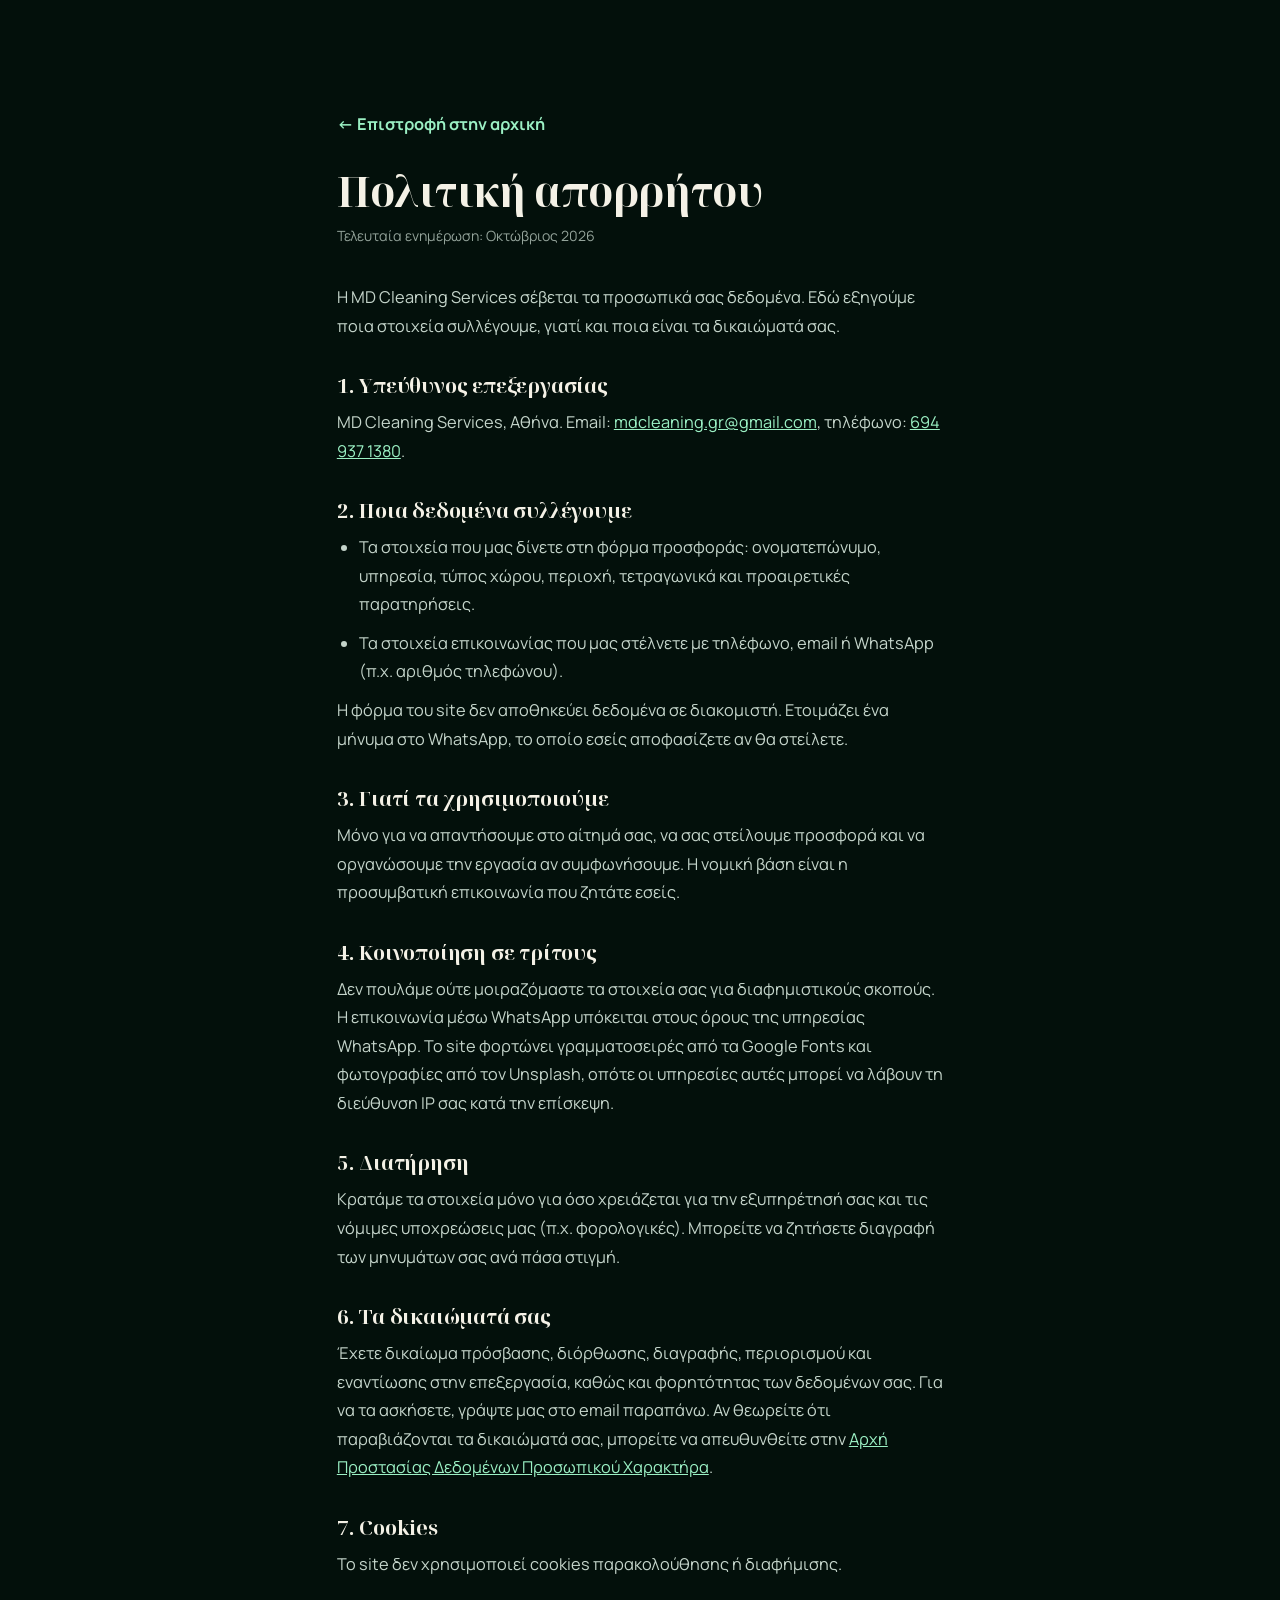
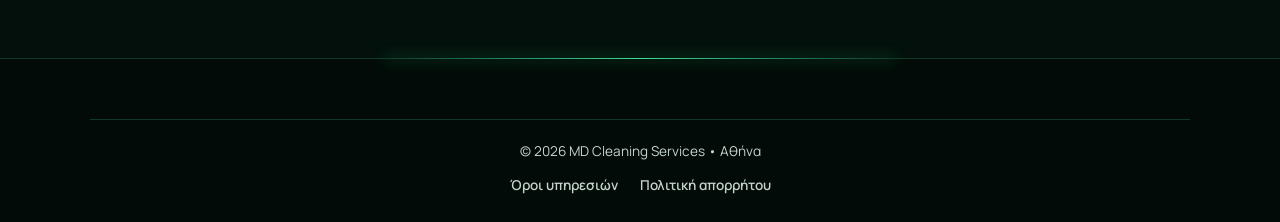
<file: privacy.html>
<!DOCTYPE html>
<html lang="el">
<head>
<meta charset="UTF-8">
<meta name="viewport" content="width=device-width, initial-scale=1.0">
<meta name="theme-color" content="#03100b">
<meta name="description" content="Πολιτική απορρήτου και προστασία προσωπικών δεδομένων της MD Cleaning Services.">
<title>Πολιτική απορρήτου | MD Cleaning Services</title>
<!-- Google tag (gtag.js) -->
<script async src="https://www.googletagmanager.com/gtag/js?id=G-BJZPEPMNZY"></script>
<script>
  window.dataLayer = window.dataLayer || [];
  function gtag(){dataLayer.push(arguments);}
  gtag('js', new Date());

  gtag('config', 'G-BJZPEPMNZY');
</script>
<link rel="icon" href="favicon.png" type="image/png">
<link rel="stylesheet" href="style.css">
<link rel="preconnect" href="https://fonts.googleapis.com"><link rel="preconnect" href="https://fonts.gstatic.com" crossorigin>
<link href="https://fonts.googleapis.com/css2?family=Manrope:wght@400;500;600;700;800&family=Noto+Serif+Display:wght@500;700;800&display=swap" rel="stylesheet">
<style>
.legal{max-width:760px;margin:0 auto;padding:110px 6% 70px}
.legal h1{font-size:clamp(1.8rem,5vw,2.6rem);margin-bottom:8px}
.legal .updated{font-size:.88rem;opacity:.75;margin-bottom:34px}
.legal h2{font-size:1.25rem;margin:34px 0 10px}
.legal p,.legal li{margin-bottom:10px;max-width:70ch}
.legal ul{padding-left:22px}
.legal a{color:var(--mint)}
.legal .back{display:inline-block;margin-bottom:28px;font-weight:700;text-decoration:none}
</style>
</head>
<body style="padding-bottom:0">
<main class="legal">
<a class="back" href="index.html">← Επιστροφή στην αρχική</a>
<h1>Πολιτική απορρήτου</h1>
<p class="updated">Τελευταία ενημέρωση: Οκτώβριος 2026</p>
<p>Η MD Cleaning Services σέβεται τα προσωπικά σας δεδομένα. Εδώ εξηγούμε ποια στοιχεία συλλέγουμε, γιατί και ποια είναι τα δικαιώματά σας.</p>

<h2>1. Υπεύθυνος επεξεργασίας</h2>
<p>MD Cleaning Services, Αθήνα. Email: <a href="mailto:mdcleaning.gr@gmail.com">mdcleaning.gr@gmail.com</a>, τηλέφωνο: <a href="tel:+306949371380">694 937 1380</a>.</p>

<h2>2. Ποια δεδομένα συλλέγουμε</h2>
<ul>
<li>Τα στοιχεία που μας δίνετε στη φόρμα προσφοράς: ονοματεπώνυμο, υπηρεσία, τύπος χώρου, περιοχή, τετραγωνικά και προαιρετικές παρατηρήσεις.</li>
<li>Τα στοιχεία επικοινωνίας που μας στέλνετε με τηλέφωνο, email ή WhatsApp (π.χ. αριθμός τηλεφώνου).</li>
</ul>
<p>Η φόρμα του site δεν αποθηκεύει δεδομένα σε διακομιστή. Ετοιμάζει ένα μήνυμα στο WhatsApp, το οποίο εσείς αποφασίζετε αν θα στείλετε.</p>

<h2>3. Γιατί τα χρησιμοποιούμε</h2>
<p>Μόνο για να απαντήσουμε στο αίτημά σας, να σας στείλουμε προσφορά και να οργανώσουμε την εργασία αν συμφωνήσουμε. Η νομική βάση είναι η προσυμβατική επικοινωνία που ζητάτε εσείς.</p>

<h2>4. Κοινοποίηση σε τρίτους</h2>
<p>Δεν πουλάμε ούτε μοιραζόμαστε τα στοιχεία σας για διαφημιστικούς σκοπούς. Η επικοινωνία μέσω WhatsApp υπόκειται στους όρους της υπηρεσίας WhatsApp. Το site φορτώνει γραμματοσειρές από τα Google Fonts και φωτογραφίες από τον Unsplash, οπότε οι υπηρεσίες αυτές μπορεί να λάβουν τη διεύθυνση IP σας κατά την επίσκεψη.</p>

<h2>5. Διατήρηση</h2>
<p>Κρατάμε τα στοιχεία μόνο για όσο χρειάζεται για την εξυπηρέτησή σας και τις νόμιμες υποχρεώσεις μας (π.χ. φορολογικές). Μπορείτε να ζητήσετε διαγραφή των μηνυμάτων σας ανά πάσα στιγμή.</p>

<h2>6. Τα δικαιώματά σας</h2>
<p>Έχετε δικαίωμα πρόσβασης, διόρθωσης, διαγραφής, περιορισμού και εναντίωσης στην επεξεργασία, καθώς και φορητότητας των δεδομένων σας. Για να τα ασκήσετε, γράψτε μας στο email παραπάνω. Αν θεωρείτε ότι παραβιάζονται τα δικαιώματά σας, μπορείτε να απευθυνθείτε στην <a href="https://www.dpa.gr" target="_blank" rel="noopener">Αρχή Προστασίας Δεδομένων Προσωπικού Χαρακτήρα</a>.</p>

<h2>7. Cookies</h2>
<p>Το site δεν χρησιμοποιεί cookies παρακολούθησης ή διαφήμισης.</p>

</main>
<footer class="site-footer"><p class="foot-copy">&copy; 2026 MD Cleaning Services • Αθήνα
<span class="foot-legal"><a href="terms.html">Όροι υπηρεσιών</a><a href="privacy.html">Πολιτική απορρήτου</a></span></p></footer>
</body>
</html>
</file>
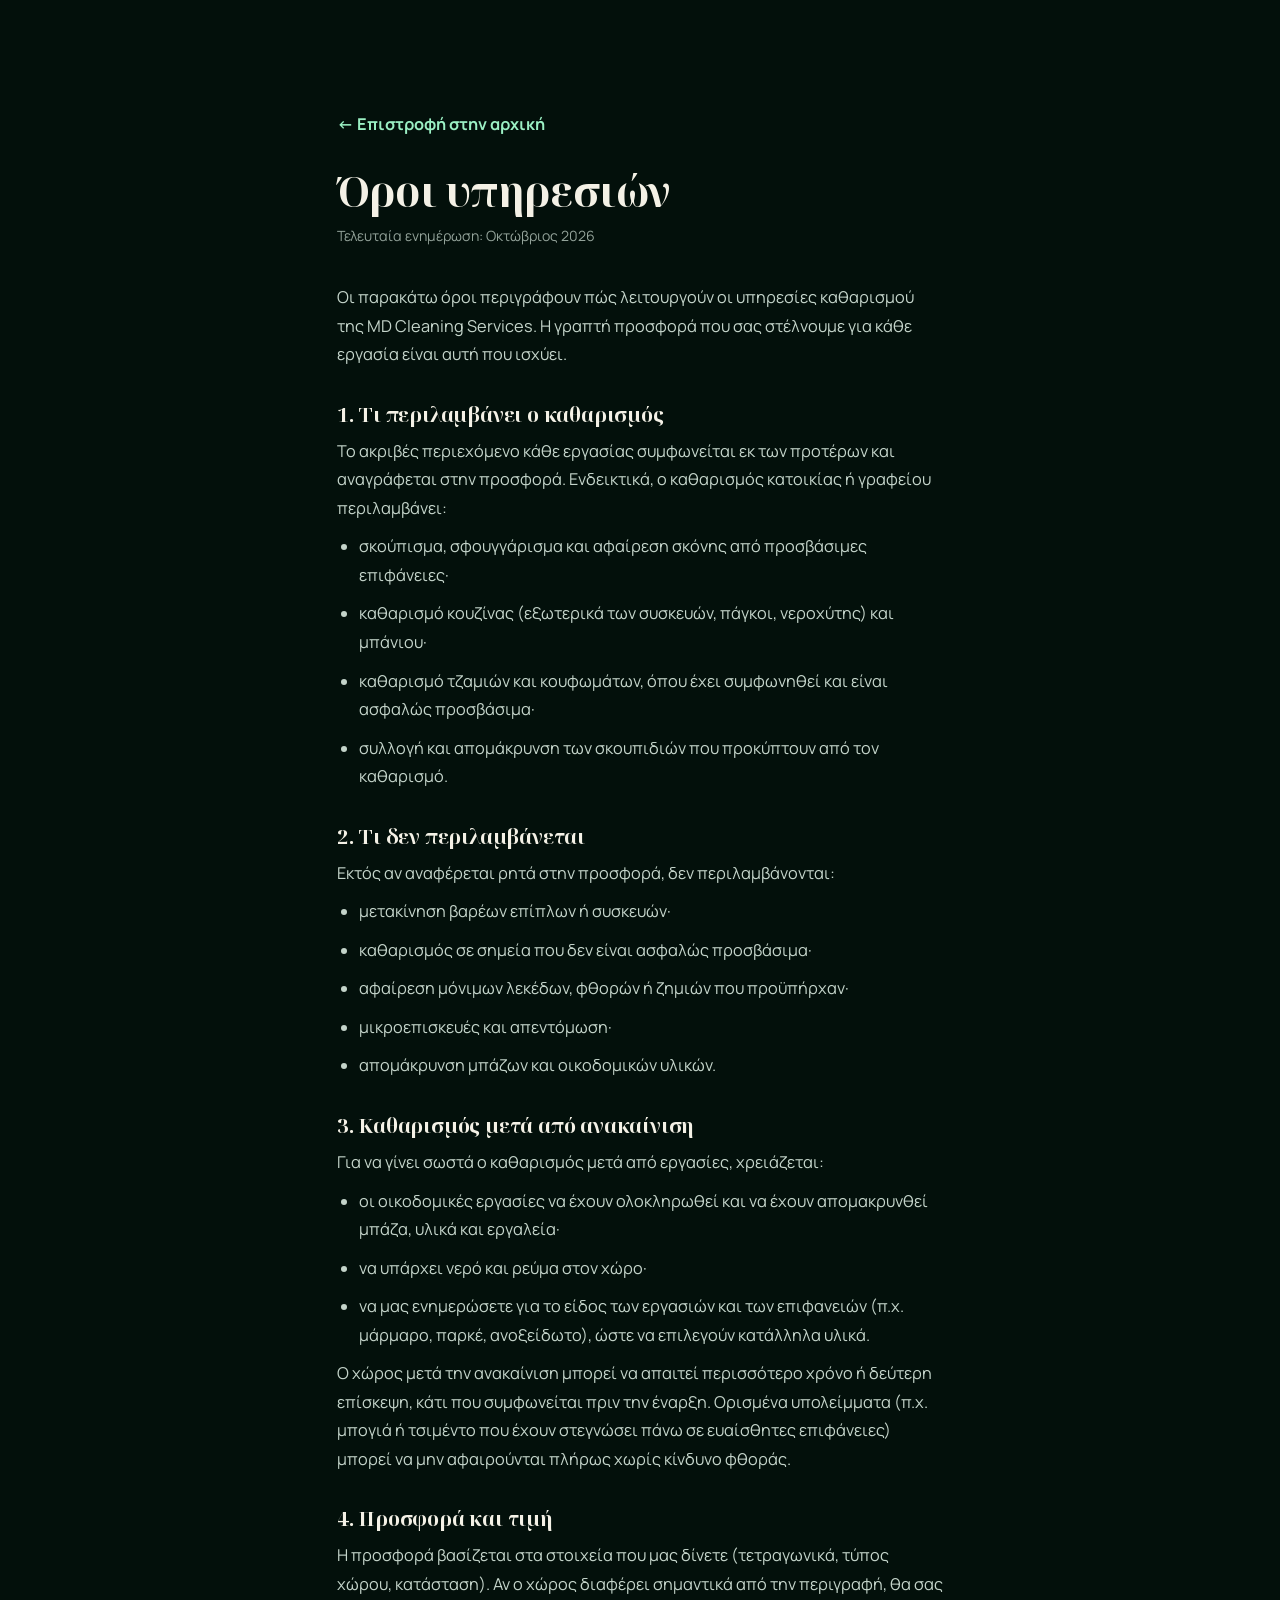
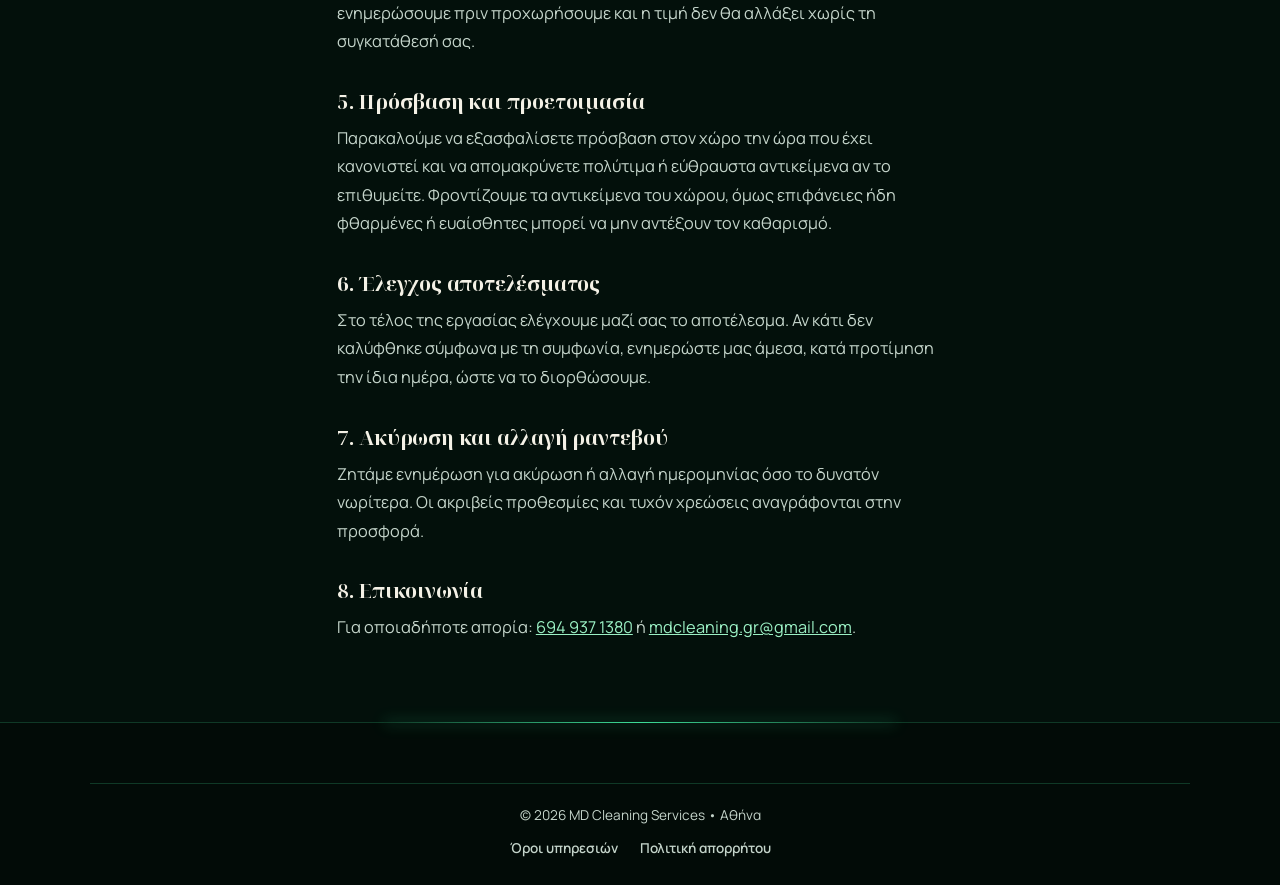
<file: terms.html>
<!DOCTYPE html>
<html lang="el">
<head>
<meta charset="UTF-8">
<meta name="viewport" content="width=device-width, initial-scale=1.0">
<meta name="theme-color" content="#03100b">
<meta name="description" content="Όροι χρήσης και προϋποθέσεις παροχής υπηρεσιών καθαρισμού από την MD Cleaning Services στην Αθήνα.">
<title>Όροι υπηρεσιών | MD Cleaning Services</title>
<!-- Google tag (gtag.js) -->
<script async src="https://www.googletagmanager.com/gtag/js?id=G-BJZPEPMNZY"></script>
<script>
  window.dataLayer = window.dataLayer || [];
  function gtag(){dataLayer.push(arguments);}
  gtag('js', new Date());

  gtag('config', 'G-BJZPEPMNZY');
</script>
<link rel="icon" href="favicon.png" type="image/png">
<link rel="stylesheet" href="style.css">
<link rel="preconnect" href="https://fonts.googleapis.com"><link rel="preconnect" href="https://fonts.gstatic.com" crossorigin>
<link href="https://fonts.googleapis.com/css2?family=Manrope:wght@400;500;600;700;800&family=Noto+Serif+Display:wght@500;700;800&display=swap" rel="stylesheet">
<style>
.legal{max-width:760px;margin:0 auto;padding:110px 6% 70px}
.legal h1{font-size:clamp(1.8rem,5vw,2.6rem);margin-bottom:8px}
.legal .updated{font-size:.88rem;opacity:.75;margin-bottom:34px}
.legal h2{font-size:1.25rem;margin:34px 0 10px}
.legal p,.legal li{margin-bottom:10px;max-width:70ch}
.legal ul{padding-left:22px}
.legal a{color:var(--mint)}
.legal .back{display:inline-block;margin-bottom:28px;font-weight:700;text-decoration:none}
</style>
</head>
<body style="padding-bottom:0">
<main class="legal">
<a class="back" href="index.html">← Επιστροφή στην αρχική</a>
<h1>Όροι υπηρεσιών</h1>
<p class="updated">Τελευταία ενημέρωση: Οκτώβριος 2026</p>
<p>Οι παρακάτω όροι περιγράφουν πώς λειτουργούν οι υπηρεσίες καθαρισμού της MD Cleaning Services. Η γραπτή προσφορά που σας στέλνουμε για κάθε εργασία είναι αυτή που ισχύει.</p>

<h2>1. Τι περιλαμβάνει ο καθαρισμός</h2>
<p>Το ακριβές περιεχόμενο κάθε εργασίας συμφωνείται εκ των προτέρων και αναγράφεται στην προσφορά. Ενδεικτικά, ο καθαρισμός κατοικίας ή γραφείου περιλαμβάνει:</p>
<ul>
<li>σκούπισμα, σφουγγάρισμα και αφαίρεση σκόνης από προσβάσιμες επιφάνειες·</li>
<li>καθαρισμό κουζίνας (εξωτερικά των συσκευών, πάγκοι, νεροχύτης) και μπάνιου·</li>
<li>καθαρισμό τζαμιών και κουφωμάτων, όπου έχει συμφωνηθεί και είναι ασφαλώς προσβάσιμα·</li>
<li>συλλογή και απομάκρυνση των σκουπιδιών που προκύπτουν από τον καθαρισμό.</li>
</ul>

<h2>2. Τι δεν περιλαμβάνεται</h2>
<p>Εκτός αν αναφέρεται ρητά στην προσφορά, δεν περιλαμβάνονται:</p>
<ul>
<li>μετακίνηση βαρέων επίπλων ή συσκευών·</li>
<li>καθαρισμός σε σημεία που δεν είναι ασφαλώς προσβάσιμα·</li>
<li>αφαίρεση μόνιμων λεκέδων, φθορών ή ζημιών που προϋπήρχαν·</li>
<li>μικροεπισκευές και απεντόμωση·</li>
<li>απομάκρυνση μπάζων και οικοδομικών υλικών.</li>
</ul>

<h2>3. Καθαρισμός μετά από ανακαίνιση</h2>
<p>Για να γίνει σωστά ο καθαρισμός μετά από εργασίες, χρειάζεται:</p>
<ul>
<li>οι οικοδομικές εργασίες να έχουν ολοκληρωθεί και να έχουν απομακρυνθεί μπάζα, υλικά και εργαλεία·</li>
<li>να υπάρχει νερό και ρεύμα στον χώρο·</li>
<li>να μας ενημερώσετε για το είδος των εργασιών και των επιφανειών (π.χ. μάρμαρο, παρκέ, ανοξείδωτο), ώστε να επιλεγούν κατάλληλα υλικά.</li>
</ul>
<p>Ο χώρος μετά την ανακαίνιση μπορεί να απαιτεί περισσότερο χρόνο ή δεύτερη επίσκεψη, κάτι που συμφωνείται πριν την έναρξη. Ορισμένα υπολείμματα (π.χ. μπογιά ή τσιμέντο που έχουν στεγνώσει πάνω σε ευαίσθητες επιφάνειες) μπορεί να μην αφαιρούνται πλήρως χωρίς κίνδυνο φθοράς.</p>

<h2>4. Προσφορά και τιμή</h2>
<p>Η προσφορά βασίζεται στα στοιχεία που μας δίνετε (τετραγωνικά, τύπος χώρου, κατάσταση). Αν ο χώρος διαφέρει σημαντικά από την περιγραφή, θα σας ενημερώσουμε πριν προχωρήσουμε και η τιμή δεν θα αλλάξει χωρίς τη συγκατάθεσή σας.</p>

<h2>5. Πρόσβαση και προετοιμασία</h2>
<p>Παρακαλούμε να εξασφαλίσετε πρόσβαση στον χώρο την ώρα που έχει κανονιστεί και να απομακρύνετε πολύτιμα ή εύθραυστα αντικείμενα αν το επιθυμείτε. Φροντίζουμε τα αντικείμενα του χώρου, όμως επιφάνειες ήδη φθαρμένες ή ευαίσθητες μπορεί να μην αντέξουν τον καθαρισμό.</p>

<h2>6. Έλεγχος αποτελέσματος</h2>
<p>Στο τέλος της εργασίας ελέγχουμε μαζί σας το αποτέλεσμα. Αν κάτι δεν καλύφθηκε σύμφωνα με τη συμφωνία, ενημερώστε μας άμεσα, κατά προτίμηση την ίδια ημέρα, ώστε να το διορθώσουμε.</p>

<h2>7. Ακύρωση και αλλαγή ραντεβού</h2>
<p>Ζητάμε ενημέρωση για ακύρωση ή αλλαγή ημερομηνίας όσο το δυνατόν νωρίτερα. Οι ακριβείς προθεσμίες και τυχόν χρεώσεις αναγράφονται στην προσφορά.</p>

<h2>8. Επικοινωνία</h2>
<p>Για οποιαδήποτε απορία: <a href="tel:+306949371380">694 937 1380</a> ή <a href="mailto:mdcleaning.gr@gmail.com">mdcleaning.gr@gmail.com</a>.</p>

</main>
<footer class="site-footer"><p class="foot-copy">&copy; 2026 MD Cleaning Services • Αθήνα
<span class="foot-legal"><a href="terms.html">Όροι υπηρεσιών</a><a href="privacy.html">Πολιτική απορρήτου</a></span></p></footer>
</body>
</html>
</file>
<file: style.css>
/* MD CLEANING SERVICES — FUTURE EMERALD THEME */
@property --a{syntax:'<angle>';inherits:false;initial-value:0deg}
*{margin:0;padding:0;box-sizing:border-box}
:root{
 --bg:#03100b;--panel:#061910;--card:#0a2217;
 --deep:#1f5130;--em:#3ddc97;--mint:#9bf0c4;--cream:#f4f1e6;
 --text:#c4d4ca;--line:rgba(61,220,151,.22);--glow:rgba(61,220,151,.45);
 --serif:'Noto Serif Display',Georgia,serif;--sans:'Manrope',system-ui,sans-serif}
html{scroll-behavior:smooth}
body{background:var(--bg);color:var(--text);font-family:var(--sans);line-height:1.75;padding-bottom:54px;overflow-x:hidden;-webkit-font-smoothing:antialiased}
h1,h2,h3,h4{font-family:var(--serif);color:var(--cream);font-weight:700;letter-spacing:-.01em;line-height:1.2}
a:focus-visible,button:focus-visible,input:focus-visible,select:focus-visible,textarea:focus-visible,.gallery-item:focus-visible{outline:2px solid var(--mint);outline-offset:3px}
.container{max-width:1200px;margin:0 auto}
.sub-title{display:block;color:var(--em);font-size:.8rem;font-weight:800;letter-spacing:2.5px;margin-bottom:10px}

/* ambient background */
.bg-fx{position:fixed;inset:0;z-index:-1;pointer-events:none;overflow:hidden}
.bg-fx::before{content:'';position:absolute;inset:0;background-image:linear-gradient(rgba(61,220,151,.05) 1px,transparent 1px),linear-gradient(90deg,rgba(61,220,151,.05) 1px,transparent 1px);background-size:64px 64px;mask-image:radial-gradient(ellipse at 50% 30%,#000 10%,transparent 75%);-webkit-mask-image:radial-gradient(ellipse at 50% 30%,#000 10%,transparent 75%)}
.blob{position:absolute;border-radius:50%;filter:blur(110px);opacity:.35;animation:drift 22s ease-in-out infinite alternate}
.blob.b1{width:520px;height:520px;background:var(--deep);top:-120px;left:-120px}
.blob.b2{width:420px;height:420px;background:#0f6b45;bottom:-100px;right:-80px;animation-delay:-8s}
@keyframes drift{to{transform:translate(120px,80px) scale(1.2)}}
.cursor-glow{position:fixed;width:520px;height:520px;margin:-260px 0 0 -260px;border-radius:50%;background:radial-gradient(circle,rgba(61,220,151,.14),transparent 65%);pointer-events:none;z-index:0;left:0;top:0;transition:opacity .3s}

/* left scroll rail: line loads while scrolling */
.rail{position:fixed;left:18px;top:0;bottom:0;width:2px;background:rgba(61,220,151,.08);z-index:900}
.rail i{position:absolute;left:0;top:0;width:100%;height:0;background:linear-gradient(var(--deep),var(--em));box-shadow:0 0 14px var(--em)}
.rail b{position:absolute;left:-4px;width:10px;height:10px;border-radius:50%;background:var(--mint);box-shadow:0 0 16px 4px var(--em);top:0}
.scroll-progress{position:fixed;top:0;left:0;height:3px;width:0;background:linear-gradient(90deg,var(--deep),var(--em),var(--mint));box-shadow:0 0 12px var(--em);z-index:1200}

/* navbar */
.navbar{display:flex;justify-content:space-between;align-items:center;padding:14px 6%;background:rgba(3,16,11,.72);backdrop-filter:blur(18px) saturate(1.4);position:sticky;top:0;z-index:1000;border-bottom:1px solid var(--line);transition:.3s}
.navbar.scrolled{box-shadow:0 10px 40px rgba(0,0,0,.5),0 1px 0 var(--glow)}
.logo{display:flex;align-items:center;gap:12px}
.logo img{width:46px;height:46px;object-fit:contain;filter:drop-shadow(0 0 10px var(--glow))}
.logo-text{font-family:var(--serif);font-size:1.2rem;color:var(--cream);font-weight:700}
.logo-text span{display:block;font-family:var(--sans);font-size:.6rem;color:var(--em);letter-spacing:2px;font-weight:700}
.navbar nav ul{display:flex;list-style:none;gap:26px;align-items:center}
.navbar nav a{position:relative;text-decoration:none;color:var(--text);font-size:.92rem;font-weight:600;transition:.3s}
.navbar nav a:hover,.navbar nav a.active{color:var(--mint);text-shadow:0 0 14px var(--em)}
.navbar nav ul>li>a:not(.btn-nav)::after{content:'';position:absolute;left:0;bottom:-6px;width:0;height:2px;background:var(--em);box-shadow:0 0 10px var(--em);transition:width .3s}
.navbar nav ul>li>a:not(.btn-nav):hover::after,.navbar nav ul>li>a:not(.btn-nav).active::after{width:100%}
.btn-nav{border:1px solid var(--em);padding:9px 18px;border-radius:999px;color:var(--em)!important;box-shadow:0 0 0 0 var(--glow)}
.btn-nav:hover{background:var(--em);color:var(--bg)!important;box-shadow:0 0 24px var(--glow)}
.hamburger{display:none;flex-direction:column;justify-content:center;gap:6px;width:32px;height:28px;background:none;border:none;cursor:pointer;z-index:1001}
.hamburger span{display:block;width:100%;height:2px;background:var(--mint);transition:.3s}
.hamburger.open span:nth-child(1){transform:translateY(8px) rotate(45deg)}
.hamburger.open span:nth-child(2){opacity:0}
.hamburger.open span:nth-child(3){transform:translateY(-8px) rotate(-45deg)}
.nav-overlay{position:fixed;inset:0;background:rgba(0,0,0,.75);opacity:0;visibility:hidden;transition:.3s;z-index:998}
.nav-overlay.open{opacity:1;visibility:visible}

/* hero */
.hero{position:relative;padding:110px 6% 90px}
.hero-grid{display:grid;grid-template-columns:1.1fr .9fr;gap:50px;align-items:center;max-width:1200px;margin:0 auto}
.badge-gold{display:inline-flex;align-items:center;gap:8px;padding:7px 16px;background:rgba(61,220,151,.08);border:1px solid var(--line);color:var(--mint);font-size:.8rem;font-weight:700;border-radius:999px;margin-bottom:24px}
.badge-gold::before{content:'';width:8px;height:8px;border-radius:50%;background:var(--em);box-shadow:0 0 10px var(--em);animation:blink 1.8s infinite}
@keyframes blink{50%{opacity:.25}}
.hero-text h1{font-size:clamp(2.4rem,5.4vw,4.2rem);margin-bottom:22px;background:linear-gradient(110deg,var(--cream) 30%,var(--mint) 55%,var(--cream) 80%);background-size:200% 100%;-webkit-background-clip:text;background-clip:text;color:transparent;animation:sheen 7s linear infinite}
@keyframes sheen{to{background-position:-200% 0}}
.hero-text p{font-size:1.1rem;margin-bottom:34px;max-width:52ch}
.hero-buttons{display:flex;gap:16px;flex-wrap:wrap}
.btn{position:relative;padding:15px 30px;text-decoration:none;font-weight:700;font-size:.95rem;border-radius:999px;transition:.3s;display:inline-block;border:1px solid transparent;cursor:pointer;font-family:var(--sans);overflow:hidden}
.btn-gold{background:linear-gradient(135deg,var(--em),#1fa86c);color:#02140c;box-shadow:0 0 28px rgba(61,220,151,.35)}
.btn-gold::after{content:'';position:absolute;top:0;left:-80%;width:50%;height:100%;background:linear-gradient(100deg,transparent,rgba(255,255,255,.5),transparent);transform:skewX(-20deg);transition:left .6s}
.btn-gold:hover::after{left:130%}
.btn-gold:hover{box-shadow:0 0 44px rgba(61,220,151,.7);transform:translateY(-2px)}
.btn-outline{border-color:var(--em);color:var(--mint)}
.btn-outline:hover{background:rgba(61,220,151,.12);box-shadow:0 0 28px var(--glow)}
.btn-block{width:100%;text-align:center}

.hero-visual{position:relative;display:grid;place-items:center;perspective:900px}
.logo-glow-wrapper{position:relative;width:100%;max-width:460px;aspect-ratio:1;display:grid;place-items:center;transition:transform .2s ease-out;transform-style:preserve-3d}
.logo-glow-wrapper img{width:92%;position:relative;z-index:2;filter:drop-shadow(0 0 30px rgba(61,220,151,.35));animation:float 6s ease-in-out infinite}
@keyframes float{50%{transform:translateY(-12px)}}
.ring{position:absolute;inset:0;border-radius:50%;border:1px solid var(--line)}
.ring.r1{animation:spin 24s linear infinite;border-top-color:var(--em);box-shadow:0 0 30px rgba(61,220,151,.15)}
.ring.r2{inset:-9%;border-style:dashed;animation:spin 40s linear infinite reverse}
.ring.r3{inset:11%;border-bottom-color:var(--mint);animation:spin 16s linear infinite}
@keyframes spin{to{transform:rotate(360deg)}}

/* trust strip */
.trust-strip{position:relative;border-block:1px solid var(--line);padding:26px 6%;background:rgba(6,25,16,.7);backdrop-filter:blur(6px)}
.trust-strip::before{content:'';position:absolute;top:-1px;left:0;height:1px;width:30%;background:linear-gradient(90deg,transparent,var(--em),transparent);animation:scan 5s linear infinite}
@keyframes scan{from{left:-30%}to{left:100%}}
.trust-row{display:flex;justify-content:space-around;flex-wrap:wrap;gap:20px}
.trust-item{display:flex;align-items:center;gap:10px;color:var(--cream);font-size:.95rem;font-weight:700}
.trust-item svg{width:24px;height:24px;stroke:var(--em);filter:drop-shadow(0 0 6px var(--em))}

/* sections */
.section{position:relative;padding:100px 6%}
.section-alt{background:linear-gradient(180deg,transparent,rgba(6,25,16,.85) 15%,rgba(6,25,16,.85) 85%,transparent)}
.section-head{text-align:center;max-width:680px;margin:0 auto 56px}
.section-head h2{font-size:clamp(1.8rem,3.4vw,2.6rem);margin-bottom:14px}
.section-head::after{content:'';display:block;height:2px;width:0;margin:22px auto 0;background:linear-gradient(90deg,transparent,var(--em),transparent);box-shadow:0 0 14px var(--em);transition:width 1.2s cubic-bezier(.2,.7,.2,1) .2s}
.section-head.is-visible::after{width:min(280px,70%)}

/* glowing cards: mouse spotlight + border line that draws itself */
.fx{position:relative;border-radius:14px;background:radial-gradient(420px circle at var(--mx,50%) var(--my,0%),rgba(61,220,151,.14),transparent 60%),var(--card);border:1px solid rgba(61,220,151,.1);transition:transform .35s,box-shadow .35s}
.fx::before,.fx::after{content:'';position:absolute;inset:-1px;border-radius:inherit;padding:1.5px;pointer-events:none;-webkit-mask:linear-gradient(#000 0 0) content-box,linear-gradient(#000 0 0);-webkit-mask-composite:xor;mask:linear-gradient(#000 0 0) content-box exclude,linear-gradient(#000 0 0)}
.fx::after{background:conic-gradient(from 0deg,var(--em) var(--a),transparent calc(var(--a) + 2deg));filter:drop-shadow(0 0 5px var(--em))}
.fx.drawn::after{animation:draw 1.6s cubic-bezier(.3,.7,.2,1) forwards}
@keyframes draw{to{--a:360deg}}
.fx::before{background:radial-gradient(260px circle at var(--mx,50%) var(--my,50%),var(--mint),transparent 70%);opacity:0;transition:opacity .3s}
.fx:hover::before{opacity:1}
.fx:hover{box-shadow:0 18px 50px rgba(0,0,0,.45),0 0 40px rgba(61,220,151,.15)}

.services-cards-grid{display:grid;grid-template-columns:repeat(auto-fit,minmax(310px,1fr));gap:28px}
.service-card-new{overflow:hidden}
.service-card-new:hover{transform:translateY(-8px)}
.card-img-wrap{position:relative;height:200px;overflow:hidden;border-radius:14px 14px 0 0}
.card-img-wrap::after{content:'';position:absolute;inset:0;background:linear-gradient(180deg,rgba(3,16,11,.1),rgba(10,34,23,.95));}
.card-img-wrap img{width:100%;height:100%;object-fit:cover;filter:saturate(.7) hue-rotate(-12deg);transition:transform .7s}
.service-card-new:hover .card-img-wrap img{transform:scale(1.1)}
.card-badge{position:absolute;z-index:2;top:12px;right:12px;background:rgba(3,16,11,.8);backdrop-filter:blur(6px);color:var(--mint);font-size:.72rem;font-weight:700;padding:5px 12px;border-radius:999px;border:1px solid var(--line)}
.card-content{padding:0 26px 28px;margin-top:-26px;position:relative;z-index:3}
.card-icon{width:52px;height:52px;border-radius:14px;display:grid;place-items:center;margin-bottom:14px;background:var(--bg);border:1px solid var(--line);box-shadow:0 0 22px rgba(61,220,151,.25)}
.card-icon svg{width:26px;height:26px;stroke:var(--em);fill:none;stroke-width:1.6;stroke-linecap:round;stroke-linejoin:round}
.card-content h3{font-size:1.3rem;margin-bottom:10px}
.card-content p{font-size:.95rem}

.gallery-grid{display:grid;grid-template-columns:repeat(auto-fit,minmax(280px,1fr));gap:22px}
.gallery-item{height:270px;overflow:hidden;cursor:zoom-in}
.gallery-item img{width:100%;height:100%;object-fit:cover;filter:saturate(.75) hue-rotate(-12deg);transition:transform .7s;border-radius:inherit}
.gallery-item:hover img{transform:scale(1.08)}
.gallery-overlay{position:absolute;inset:0;border-radius:inherit;background:linear-gradient(180deg,transparent 40%,rgba(3,16,11,.92));display:flex;align-items:flex-end;padding:20px;opacity:0;transition:.4s}
.gallery-item:hover .gallery-overlay,.gallery-item:focus-visible .gallery-overlay{opacity:1}
.gallery-overlay span{color:var(--mint);font-size:1.1rem;font-weight:700;font-family:var(--serif)}

.lightbox{position:fixed;inset:0;background:rgba(3,16,11,.95);display:none;align-items:center;justify-content:center;flex-direction:column;z-index:1300;padding:30px}
.lightbox.open{display:flex}
.lightbox img{max-width:90vw;max-height:78vh;border-radius:12px;border:1px solid var(--em);box-shadow:0 0 60px rgba(61,220,151,.3)}
.lightbox-caption{color:var(--mint);margin-top:18px;font-weight:700}
.lightbox-close{position:absolute;top:22px;right:22px;width:44px;height:44px;border-radius:50%;background:none;border:1px solid var(--em);color:var(--mint);font-size:1.5rem;cursor:pointer;transition:.3s}
.lightbox-close:hover{background:var(--em);color:var(--bg);box-shadow:0 0 24px var(--glow)}

.about-grid{display:grid;grid-template-columns:1fr 1fr;gap:56px;align-items:center;max-width:1100px;margin:0 auto}
.about-img-box{padding:8px}
.about-img-box img{width:100%;display:block;border-radius:10px;filter:saturate(.75) hue-rotate(-12deg)}
.about-copy h2{font-size:clamp(1.7rem,3vw,2.3rem);margin-bottom:16px}
.pledge-list{margin-top:26px;display:grid;gap:16px}
.pledge-box{padding:18px 22px}
.pledge-box h4{color:var(--mint);margin-bottom:4px;font-family:var(--sans);font-size:1rem}

/* process: connected by a line that draws */
.process-cards{position:relative;display:grid;grid-template-columns:repeat(auto-fit,minmax(220px,1fr));gap:22px}
.p-card{padding:32px 28px}
.p-card:hover{transform:translateY(-6px)}
.p-num{font-family:var(--serif);font-size:2.6rem;font-weight:800;display:block;margin-bottom:8px;background:linear-gradient(var(--mint),var(--deep));-webkit-background-clip:text;background-clip:text;color:transparent}

.faq-list{max-width:780px;margin:0 auto;display:flex;flex-direction:column;gap:14px}
.faq-item{overflow:hidden;border-radius:12px}
.faq-question{width:100%;padding:22px;background:none;border:none;color:var(--cream);text-align:left;cursor:pointer;display:flex;justify-content:space-between;align-items:center;gap:16px;font-family:var(--sans)}
.faq-question h4{font-size:1.05rem}
.faq-icon{position:relative;width:18px;height:18px;flex-shrink:0}
.faq-icon::before,.faq-icon::after{content:'';position:absolute;top:50%;left:50%;background:var(--em);box-shadow:0 0 8px var(--em);transform:translate(-50%,-50%);transition:.3s}
.faq-icon::before{width:14px;height:2px}.faq-icon::after{width:2px;height:14px}
.faq-item.open .faq-icon::after{transform:translate(-50%,-50%) rotate(90deg);opacity:0}
.faq-item.open .faq-question h4{color:var(--mint)}
.faq-answer{max-height:0;overflow:hidden;transition:max-height .4s ease,padding .4s ease;padding:0 22px}
.faq-item.open .faq-answer{max-height:220px;padding:0 22px 22px}

.estimator-form{max-width:560px;margin:0 auto;padding:38px}
.form-group{display:flex;flex-direction:column;gap:6px;margin-bottom:18px}
.form-group label{font-size:.88rem;color:var(--cream);font-weight:700}
.estimator-form input,.estimator-form select,.estimator-form textarea{padding:13px 14px;background:rgba(3,16,11,.8);border:1px solid var(--line);color:var(--cream);border-radius:10px;font-family:var(--sans);font-size:.95rem;transition:.3s}
.estimator-form input:focus,.estimator-form select:focus,.estimator-form textarea:focus{outline:none;border-color:var(--em);box-shadow:0 0 0 3px rgba(61,220,151,.18),0 0 24px rgba(61,220,151,.2)}
.estimate-preview{margin:8px 0 22px;padding:16px 18px;background:rgba(3,16,11,.8);border-left:2px solid var(--em);border-radius:8px;box-shadow:-8px 0 24px -12px var(--em)}
.estimate-preview h4{font-family:var(--sans);font-size:.82rem;letter-spacing:1.5px;color:var(--mint);margin-bottom:10px}
.estimate-preview p{font-size:.92rem;margin-bottom:4px}
.estimate-preview p strong{color:var(--cream)}
.estimate-preview .estimate-note{margin-top:8px;font-size:.78rem;opacity:.75;font-style:italic}

.contact-wrap{text-align:center;max-width:760px;margin:0 auto;padding:60px 30px}
.contact-wrap h2{font-size:clamp(1.8rem,3.6vw,2.7rem);margin-bottom:12px}
.contact-details{margin-top:26px;display:flex;justify-content:center;gap:16px;flex-wrap:wrap}
.contact-details a{color:var(--mint);text-decoration:none;font-weight:700;padding:12px 22px;border:1px solid var(--line);border-radius:999px;transition:.3s}
.contact-details a:hover{border-color:var(--em);box-shadow:0 0 28px var(--glow);color:#fff}
footer{position:relative;border-top:1px solid var(--line);text-align:center;padding:24px;font-size:.85rem}
footer::before{content:'';position:absolute;top:-1px;left:50%;transform:translateX(-50%);width:40%;height:1px;background:linear-gradient(90deg,transparent,var(--em),transparent);box-shadow:0 0 14px var(--em)}

.back-to-top{position:fixed;right:24px;bottom:80px;width:46px;height:46px;border-radius:50%;background:rgba(3,16,11,.85);color:var(--mint);border:1px solid var(--em);font-size:1.2rem;cursor:pointer;opacity:0;visibility:hidden;transition:.3s;z-index:999;box-shadow:0 0 20px var(--glow)}
.back-to-top.show{opacity:1;visibility:visible}
.back-to-top:hover{background:var(--em);color:var(--bg)}
.fab-whatsapp{position:fixed;right:24px;bottom:140px;width:56px;height:56px;border-radius:50%;background:#25D366;display:flex;align-items:center;justify-content:center;z-index:999;animation:fabPulse 2.6s ease-in-out infinite;transition:transform .25s}
.fab-whatsapp:hover{transform:scale(1.1)}
.fab-whatsapp svg{width:28px;height:28px;fill:#fff}
@keyframes fabPulse{0%,100%{box-shadow:0 0 0 0 rgba(37,211,102,.5)}50%{box-shadow:0 0 0 16px rgba(37,211,102,0)}}
.mobile-sticky-bar{display:none;position:fixed;bottom:0;left:0;width:100%;z-index:1000}
.sticky-btn{flex:1;text-align:center;padding:14px 0;text-decoration:none;font-weight:700}
.sticky-btn.call{background:var(--panel);color:var(--cream);border-top:1px solid var(--line)}
.sticky-btn.whatsapp{background:#25D366;color:#fff}

/* reveal */
.reveal{opacity:0;transform:translateY(26px);transition:opacity .8s ease,transform .8s ease}
.reveal.is-visible{opacity:1;transform:none}
.reveal-stagger>*{opacity:0;transform:translateY(24px);transition:opacity .7s ease,transform .35s,box-shadow .35s}
.reveal-stagger.is-visible>*{opacity:1;transform:none}
.reveal-stagger.is-visible>*:nth-child(2){transition-delay:.1s}.reveal-stagger.is-visible>*:nth-child(3){transition-delay:.2s}
.reveal-stagger.is-visible>*:nth-child(4){transition-delay:.3s}.reveal-stagger.is-visible>*:nth-child(5){transition-delay:.4s}.reveal-stagger.is-visible>*:nth-child(6){transition-delay:.5s}

@media (max-width:768px){
 .hamburger{display:flex}
 .rail,.cursor-glow{display:none}
 .navbar nav{position:fixed;top:0;right:0;height:100vh;width:280px;background:var(--bg);border-left:1px solid var(--line);transform:translateX(100%);transition:.35s;padding:90px 30px;z-index:999}
 .navbar nav.open{transform:none}
 .navbar nav ul{flex-direction:column;align-items:flex-start;gap:22px}
 .hero{padding-top:60px}
 .hero-grid,.about-grid{grid-template-columns:1fr;text-align:center}
 .hero-text p{margin-inline:auto}
 .hero-buttons{justify-content:center}
 .hero-visual{order:-1}.logo-glow-wrapper{max-width:300px}
 .fab-whatsapp{display:none}.mobile-sticky-bar{display:flex}
}
@media (prefers-reduced-motion:reduce){*,*::before,*::after{animation:none!important;transition:none!important}.reveal,.reveal-stagger>*{opacity:1;transform:none}.fx::after{--a:360deg}html{scroll-behavior:auto}}

/* ===== V2: warmer, more human — beige & white sections, hero photo, readable type ===== */
body{font-size:1.02rem}
h3,h4{font-family:var(--sans);font-weight:700;letter-spacing:0;line-height:1.35}

/* light scope: beige / white surfaces keep the green as accent */
.light{--cream:#12351f;--text:#3d5246;--em:#17794c;--mint:#17794c;--deep:#1f5130;--glow:rgba(23,121,76,.35);--line:rgba(31,81,48,.18);--card:#fff}
.light.white{--card:#f6f3e8}
.section.light{background:#f4f0e3}
.section.light.white,.trust-strip.light.white{background:#fff}
.light .fx{border-color:rgba(31,81,48,.14);box-shadow:0 8px 28px rgba(31,81,48,.08)}
.light .fx:hover{box-shadow:0 20px 48px rgba(31,81,48,.16),0 0 36px rgba(23,121,76,.14)}
.light .card-icon{background:#e8f3ea;box-shadow:0 0 18px rgba(23,121,76,.18)}
.light .p-num{background:linear-gradient(#2fae75,#1f5130);-webkit-background-clip:text;background-clip:text}
.light .section-head::after,.light .trust-strip::before{box-shadow:0 0 10px rgba(23,121,76,.5)}
.light .faq-question h4{color:var(--cream)}
.light .estimator-form input{color:#fff}
.card-img-wrap::after{background:linear-gradient(180deg,rgba(0,0,0,0) 45%,var(--card))}
.card-badge{background:rgba(255,255,255,.92);color:#17794c;border-color:rgba(31,81,48,.2)}
.card-img-wrap img,.gallery-item img,.about-img-box img{filter:saturate(.95)}

/* light navbar */
.navbar.light{background:rgba(248,245,236,.86);box-shadow:0 1px 0 var(--line)}
.navbar.light.scrolled{box-shadow:0 10px 36px rgba(31,81,48,.18)}
.navbar.light .logo img{filter:drop-shadow(0 2px 8px rgba(31,81,48,.35))}
.navbar.light .btn-nav:hover{color:#fff!important}
.navbar.light .hamburger span{background:#12351f}
.trust-strip.light{border-color:var(--line)}

/* readable FAQ */
.faq-question{padding:22px 24px}
.faq-question h4{font-size:1.1rem;font-weight:700;line-height:1.45}
.faq-answer{padding:0 24px}
.faq-item.open .faq-answer{padding:0 24px 24px;max-height:260px}
.faq-answer p{font-size:1rem;line-height:1.75;color:var(--text)}

/* hero: photo arch + logo medallion (logo keeps tilt, rings and float) */
.hero-visual{display:block;position:relative;min-height:560px}
.hero-photo{width:80%;margin:0 0 0 auto;aspect-ratio:3/4;border-radius:999px 999px 28px 28px;overflow:hidden;position:relative;border:1px solid var(--line);box-shadow:0 30px 80px rgba(0,0,0,.55),0 0 70px rgba(61,220,151,.2);transition:transform .25s ease-out}
.hero-photo::after{content:'';position:absolute;inset:0;background:linear-gradient(180deg,transparent 55%,rgba(3,16,11,.55))}
.hero-photo img{width:100%;height:100%;object-fit:cover;display:block;transform:scale(1.08);animation:kb 18s ease-in-out infinite alternate}
@keyframes kb{to{transform:scale(1.18) translateY(-2%)}}
.hero-visual .logo-glow-wrapper{position:absolute;left:-2%;bottom:-24px;width:60%;max-width:none;z-index:3;border-radius:50%;background:radial-gradient(circle,#0b2c1d 30%,#03100b 72%);box-shadow:0 0 0 6px rgba(244,241,230,.9),0 0 60px rgba(61,220,151,.4),0 20px 50px rgba(0,0,0,.5)}
.hero-visual .logo-glow-wrapper img{width:118%;max-width:none}
.hero-visual .ring.r2{inset:-14%}

@media (max-width:768px){
 .navbar.light nav{background:#f6f2e6}
 .hero-visual{min-height:480px;max-width:420px;margin:0 auto}
 .hero-visual .logo-glow-wrapper{width:58%}
 .hero-photo{width:82%}
}

/* V2.1: darker description text on beige/white sections */
.light{--text:#1b2620}
.light p,.light .faq-answer p{color:#1b2620}
.light .estimate-note{color:#1b2620}

/* ===== V3: marquee, before/after, process line, scroll cue, footer ===== */
.marquee{overflow:hidden;background:#0b2c1d;border-block:1px solid var(--line);padding:16px 0;position:relative}
.marquee::before,.marquee::after{content:'';position:absolute;top:0;bottom:0;width:120px;z-index:2;pointer-events:none}
.marquee::before{left:0;background:linear-gradient(90deg,#0b2c1d,transparent)}
.marquee::after{right:0;background:linear-gradient(-90deg,#0b2c1d,transparent)}
.marquee .track{display:flex;gap:34px;width:max-content;animation:marq 38s linear infinite}
.marquee:hover .track{animation-play-state:paused}
.marquee span{font-family:var(--serif);font-size:1.35rem;color:#f4f1e6;white-space:nowrap}
.marquee i{font-style:normal;color:var(--em);text-shadow:0 0 12px var(--em);align-self:center}
@keyframes marq{to{transform:translateX(-50%)}}

.ba{position:relative;max-width:900px;margin:0 auto 44px;aspect-ratio:16/9;border-radius:18px;overflow:hidden;border:1px solid var(--em);box-shadow:0 0 60px rgba(61,220,151,.18);touch-action:pan-y;user-select:none}
.ba img{position:absolute;inset:0;width:100%;height:100%;object-fit:cover;display:block}
.ba-before{position:absolute;inset:0;clip-path:inset(0 calc(100% - var(--p)) 0 0)}
.ba-before img{filter:grayscale(.75) brightness(.55) contrast(.9) sepia(.35)}
.ba-before::after{content:'';position:absolute;inset:0;background:radial-gradient(circle at 20% 70%,rgba(60,40,10,.45),transparent 40%),radial-gradient(circle at 70% 30%,rgba(60,40,10,.35),transparent 35%)}
.ba-tag{position:absolute;top:16px;padding:6px 14px;border-radius:999px;background:rgba(3,16,11,.8);backdrop-filter:blur(6px);color:var(--mint);font-size:.8rem;font-weight:800;border:1px solid var(--line);z-index:3}
.ba-tag.l{left:16px}.ba-tag.r{right:16px}
.ba-handle{position:absolute;top:0;bottom:0;left:var(--p);width:2px;margin-left:-1px;background:var(--mint);box-shadow:0 0 18px var(--em),0 0 40px var(--em);z-index:3;pointer-events:none}
.ba-handle::after{content:'‹ ›';position:absolute;top:50%;left:50%;transform:translate(-50%,-50%);width:48px;height:48px;border-radius:50%;background:var(--bg);border:2px solid var(--mint);color:var(--mint);display:grid;place-items:center;font-size:1.3rem;font-weight:800;box-shadow:0 0 24px var(--em)}
.ba input{position:absolute;inset:0;width:100%;height:100%;opacity:0;cursor:ew-resize;z-index:4;margin:0}
.ba:focus-within{outline:2px solid var(--mint);outline-offset:4px}

@media (min-width:900px){
 .process-cards::before{content:'';position:absolute;top:62px;left:8%;right:8%;height:2px;background:linear-gradient(90deg,var(--deep),var(--em),var(--deep));box-shadow:0 0 12px var(--em);transform:scaleX(0);transform-origin:left;transition:transform 1.8s cubic-bezier(.3,.7,.2,1) .3s}
 .process-cards.is-visible::before{transform:scaleX(1)}
}
.p-card .p-num{position:relative}

.scroll-cue{position:absolute;left:50%;bottom:22px;width:26px;height:42px;margin-left:-13px;border:2px solid var(--line);border-radius:14px;display:block}
.scroll-cue span{position:absolute;left:50%;top:8px;width:4px;height:8px;margin-left:-2px;border-radius:2px;background:var(--em);box-shadow:0 0 8px var(--em);animation:cue 1.8s ease-in-out infinite}
@keyframes cue{0%{opacity:0;transform:translateY(0)}30%{opacity:1}100%{opacity:0;transform:translateY(16px)}}

.site-footer{padding:60px 6% 24px;text-align:left;background:#020b07}
.foot-grid{max-width:1100px;margin:0 auto;display:grid;grid-template-columns:1.3fr 1fr 1fr;gap:40px;padding-bottom:36px}
.foot-brand img{width:72px;height:72px;margin-bottom:14px;filter:drop-shadow(0 0 14px var(--glow))}
.foot-links,.foot-contact{display:flex;flex-direction:column;gap:10px}
.site-footer a{color:var(--text);text-decoration:none;font-weight:600;transition:.3s;width:fit-content}
.site-footer a:hover{color:var(--mint);text-shadow:0 0 14px var(--em);transform:translateX(4px)}
.foot-copy{max-width:1100px;margin:0 auto;border-top:1px solid var(--line);padding-top:20px;font-size:.85rem;text-align:center}
@media (max-width:768px){.foot-grid{grid-template-columns:1fr;text-align:center}.foot-brand img,.site-footer a{margin-inline:auto}.foot-links,.foot-contact{align-items:center}.scroll-cue{display:none}}
.marquee .track{padding-right:34px}

/* ===== V4: the two circling arcs are back ===== */
.hero-visual .logo-glow-wrapper{background:radial-gradient(circle,#0b2c1d 40%,#03100b 75%);box-shadow:0 0 60px rgba(61,220,151,.35),0 20px 50px rgba(0,0,0,.5)}
.hero-visual .logo-glow-wrapper img{width:84%}
.arcs{position:absolute;inset:-7%;width:114%;height:114%;z-index:1;animation:spin 30s linear infinite;filter:drop-shadow(0 0 6px #3ddc97) drop-shadow(0 0 16px rgba(61,220,151,.6));overflow:visible}
.arc{fill:none;stroke:url(#arcG);stroke-linecap:round}
.arc.a1{stroke-width:1.3;stroke-dasharray:0 100;animation:arcdraw 2.4s cubic-bezier(.3,.7,.2,1) .4s forwards;transform:rotate(-120deg);transform-origin:50% 50%}
.arc.a2{stroke-width:.8;stroke-dasharray:0 100;animation:arcdraw2 2.4s cubic-bezier(.3,.7,.2,1) .9s forwards;transform:rotate(40deg);transform-origin:50% 50%}
@keyframes arcdraw{to{stroke-dasharray:62 38}}
@keyframes arcdraw2{to{stroke-dasharray:26 74}}
@media (prefers-reduced-motion:reduce){.arc.a1{stroke-dasharray:62 38}.arc.a2{stroke-dasharray:26 74}}

/* V4.1: before/after slider drag fix */
.ba{touch-action:pan-y;cursor:ew-resize}
.ba input{pointer-events:none}

/* Form: textarea + legal links */
.estimator-form textarea{resize:vertical;min-height:84px;line-height:1.5}
.foot-legal{display:flex;justify-content:center;flex-wrap:wrap;gap:6px 22px;margin-top:10px}
.foot-legal a{font-size:.85rem}

/* Back-to-top: smaller and out of the way of text on phones */
@media (max-width:768px){
 .back-to-top{width:36px;height:36px;right:10px;bottom:66px;font-size:1rem;background:rgba(3,16,11,.7);box-shadow:none}
 .back-to-top.show{opacity:.8}
}
</file>
